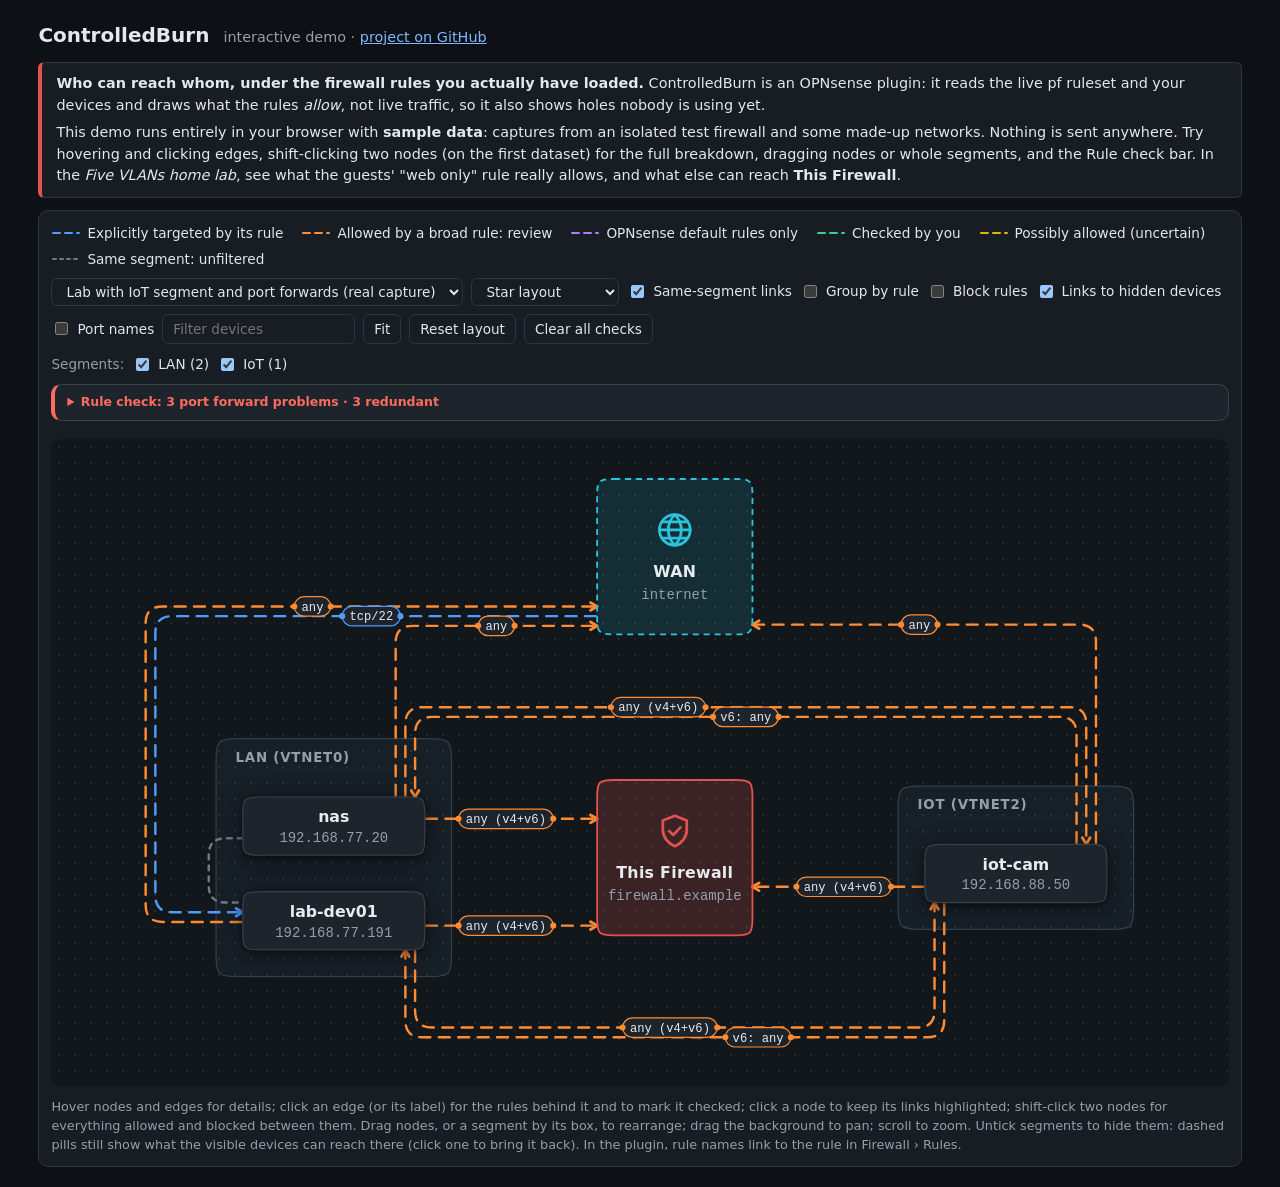
<file: docs/index.html>
<!doctype html>
<html lang="en"><head><meta charset="utf-8">
<title>ControlledBurn</title>
<meta http-equiv="refresh" content="0; url=demo/">
<link rel="canonical" href="demo/">
</head><body style="background:#0d1115;color:#e3e8ec;font-family:system-ui,sans-serif">
<p><a href="demo/" style="color:#7fb6ff">ControlledBurn interactive demo</a></p>
</body></html>
</file>
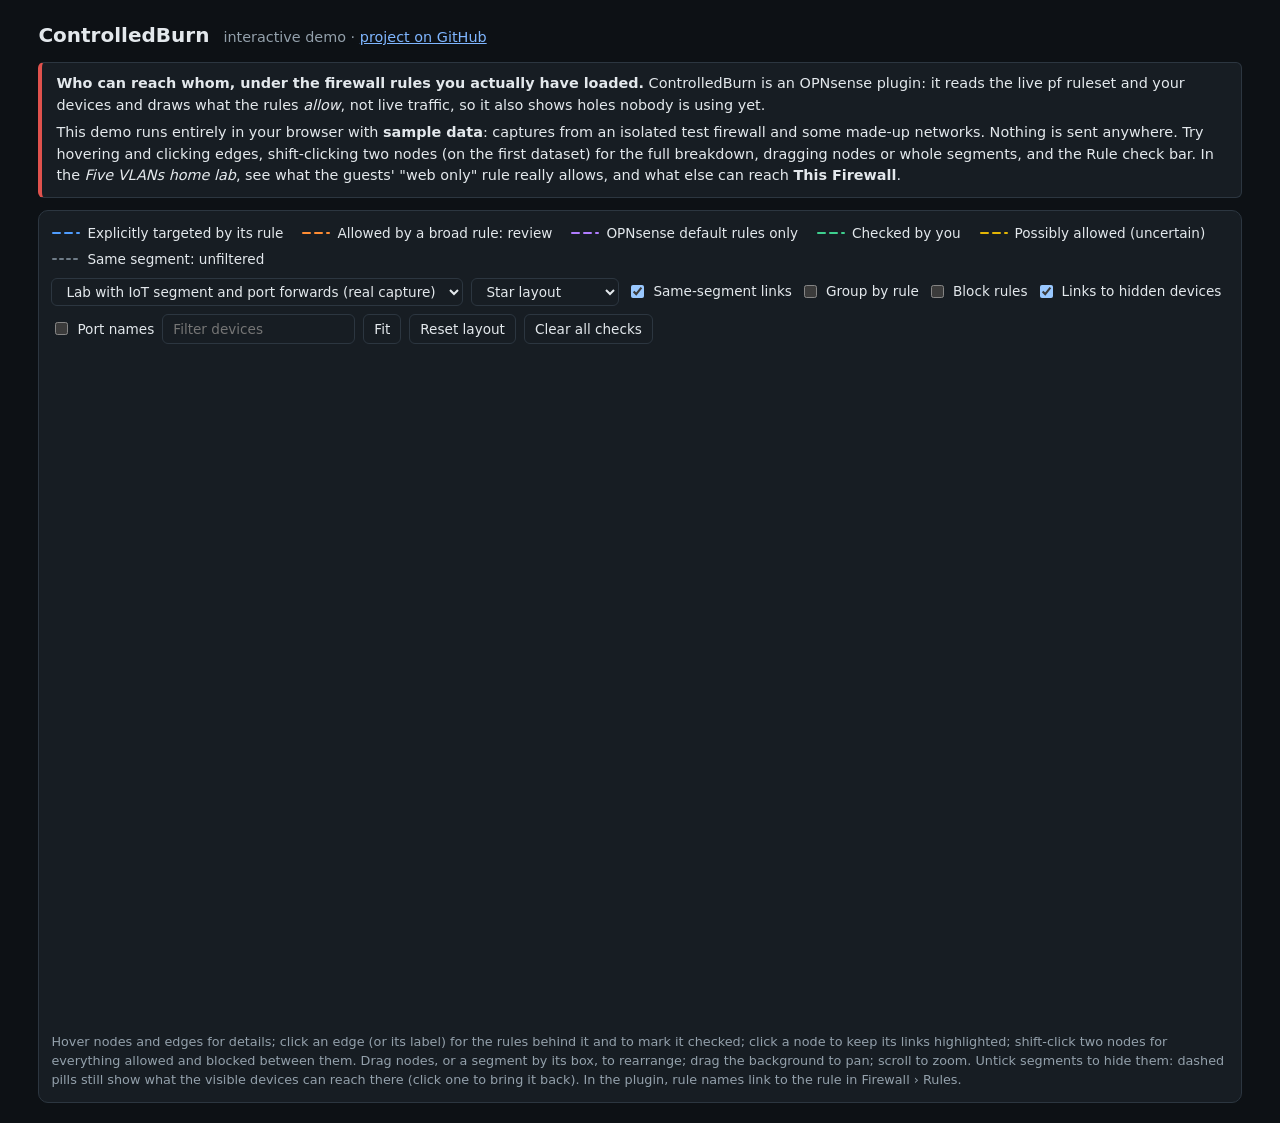
<file: docs/demo/template.html>
<!doctype html>
<!--
  ControlledBurn interactive demo. Template for scripts/build_demo.py, which
  fills in the plugin's own topology.css / topology.js and the sample data
  and writes docs/demo/index.html. Edit this file, not index.html.
-->
<html lang="en"><head><meta charset="utf-8"><meta name="viewport" content="width=device-width, initial-scale=1">
<title>ControlledBurn demo</title>
<meta name="description" content="Interactive demo of ControlledBurn, an OPNsense plugin that maps who can reach whom under your firewall rules. Sample data, runs entirely in your browser.">
<style>
:root { --bg: #0d1115; --surface: #171d23; --fg: #e3e8ec; --muted: #93a0ab; --line: #2c3640; --accent: #e0524d; color-scheme: dark; }
body { margin: 0; background: var(--bg); color: var(--fg); font: 14px/1.5 system-ui, -apple-system, "Segoe UI", Roboto, sans-serif; padding: 20px max(16px, 3vw); }
.wrap { max-width: 1280px; margin: 0 auto; display: grid; gap: 12px; }
header { display: flex; flex-wrap: wrap; align-items: baseline; gap: 4px 14px; }
h1 { font-size: 1.25rem; margin: 0; }
.crumb { color: var(--muted); font-size: .9rem; }
a { color: #7fb6ff; }
.note { background: var(--surface); border: 1px solid var(--line); border-left: 4px solid var(--accent); padding: 10px 14px; font-size: .9rem; border-radius: 6px; }
.note p { margin: 0 0 .4em; }
.note p:last-child { margin: 0; }
.box { background: var(--surface); border: 1px solid var(--line); border-radius: 10px; padding: 12px; display: grid; gap: 10px; }
.bar { display: flex; flex-wrap: wrap; gap: 8px 18px; align-items: center; justify-content: space-between; font-size: .85rem; }
.legend { display: flex; flex-wrap: wrap; gap: 6px 18px; }
.legend span { display: inline-flex; align-items: center; gap: 6px; white-space: nowrap; }
.controls { display: flex; flex-wrap: wrap; gap: 8px; align-items: center; }
select, button, input[type=search] { font: inherit; font-size: .85rem; padding: 4px 10px; border: 1px solid var(--line); border-radius: 6px; background: var(--surface); color: var(--fg); }
select, button { cursor: pointer; }
select { max-width: 100%; }
label { display: inline-flex; gap: 6px; align-items: center; cursor: pointer; }
#cb-graph { height: min(72vh, 720px); border-radius: 10px; }
#cb-pick-hint { position: absolute; left: 12px; bottom: 12px; padding: 6px 10px; border-radius: 6px; background: #1d242c; color: #e6ebef; border: 1px solid var(--line); font-size: .85rem; }
.foot { color: var(--muted); font-size: .8rem; margin: 0; }
%%CSS%%
</style></head><body>
<div class="wrap">
  <header>
    <h1>ControlledBurn</h1>
    <span class="crumb">interactive demo &middot; <a href="https://github.com/haminatin/ControlledBurn">project on GitHub</a></span>
  </header>
  <div class="note">
    <p><b>Who can reach whom, under the firewall rules you actually have loaded.</b>
    ControlledBurn is an OPNsense plugin: it reads the live pf ruleset and your devices and draws what the rules
    <i>allow</i>, not live traffic, so it also shows holes nobody is using yet.</p>
    <p>This demo runs entirely in your browser with <b>sample data</b>: captures from an isolated test firewall and some
    made-up networks. Nothing is sent anywhere. Try hovering and clicking edges, shift-clicking two nodes
    (on the first dataset) for the full breakdown, dragging nodes or whole segments, and the Rule check bar.
    In the <i>Five VLANs home lab</i>, see what the guests' "web only" rule really allows, and what else can reach
    <b>This Firewall</b>.</p>
  </div>
  <div class="box">
    <div class="bar">
      <div class="legend">
        <span><svg width="30" height="6"><line x1="2" y1="3" x2="28" y2="3" stroke="#4f9dff" stroke-width="2" stroke-linecap="round" stroke-dasharray="7 5"/></svg>Explicitly targeted by its rule</span>
        <span><svg width="30" height="6"><line x1="2" y1="3" x2="28" y2="3" stroke="#ff8c33" stroke-width="2" stroke-linecap="round" stroke-dasharray="7 5"/></svg>Allowed by a broad rule: review</span>
        <span><svg width="30" height="6"><line x1="2" y1="3" x2="28" y2="3" stroke="#b07cff" stroke-width="2" stroke-linecap="round" stroke-dasharray="7 5"/></svg>OPNsense default rules only</span>
        <span><svg width="30" height="6"><line x1="2" y1="3" x2="28" y2="3" stroke="#3ecf8e" stroke-width="2" stroke-linecap="round" stroke-dasharray="7 5"/></svg>Checked by you</span>
        <span><svg width="30" height="6"><line x1="2" y1="3" x2="28" y2="3" stroke="#e3b505" stroke-width="2" stroke-linecap="round" stroke-dasharray="7 5"/></svg>Possibly allowed (uncertain)</span>
        <span><svg width="30" height="6"><line x1="2" y1="3" x2="28" y2="3" stroke="#6f7c88" stroke-width="2" stroke-linecap="round" stroke-dasharray="3 4"/></svg>Same segment: unfiltered</span>
      </div>
      <div class="controls">
        <select id="cb-dataset" aria-label="Sample network">
          <option value="port-forwards">Lab with IoT segment and port forwards (real capture)</option>
          <option value="testlab">Single LAN with test rules (real capture)</option>
          <option value="iot-mistake">IoT allow-all mistake: 1. the mistake</option>
          <option value="iot-naive">IoT allow-all mistake: 2. naive fix</option>
          <option value="iot-fixed">IoT allow-all mistake: 3. proper fix</option>
          <option value="ipv6-bypass">IPv6 bypassing the IPv4 policy</option>
          <option value="three-segments">LAN / IoT / Servers (made up)</option>
          <option value="five-vlans">Five VLANs home lab (made up)</option>
        </select>
        <select id="cb-layout" aria-label="Layout"><option value="star">Star layout</option><option value="columns">Columns layout</option></select>
        <label for="cb-show-unfiltered" title="Grey links between devices on the same network segment. That traffic never passes through the firewall, so no rule can block it."><input type="checkbox" id="cb-show-unfiltered" checked> Same-segment links</label>
        <label for="cb-group-rule" title="Merge the edges that one rule produces entirely into a hub for that rule. A rule gets a hub when it produces at least 3 such edges and the hub draws fewer lines than the edges it replaces, or when it produces 6 or more from or to a single node (one device, or one hidden segment); otherwise its edges stay individual. Edges that several rules allow always stay individual."><input type="checkbox" id="cb-group-rule"> Group by rule</label>
        <label for="cb-show-blocks" title="Show a red pill for each block rule you wrote that actually blocks something, with a line from each device it blocks. The card lists the blocked ports per pair and what the rest of the pair still allows. The automatic blocks OPNsense adds and the default deny are not shown, nor are block rules that never apply (see the Rule check)."><input type="checkbox" id="cb-show-blocks"> Block rules</label>
        <label for="cb-hidden-links" title="When segments are hidden, still show what visible devices can reach among them"><input type="checkbox" id="cb-hidden-links" checked> Links to hidden devices</label>
        <label for="cb-port-names" title="Show service names instead of port numbers on edge tags and cards (tcp/ssh instead of tcp/22). Names come from a built-in list of common services; other ports stay as numbers."><input type="checkbox" id="cb-port-names"> Port names</label>
        <input id="cb-filter-query" type="search" placeholder="Filter devices" aria-label="Filter devices">
        <button id="cb-fit" type="button">Fit</button>
        <button id="cb-reset-layout" type="button">Reset layout</button>
        <button id="cb-clear-checks" type="button">Clear all checks</button>
      </div>
    </div>
    <div id="cb-filter-segments" class="controls" style="font-size:.85rem"></div>
    <div id="cb-findings"></div>
    <div style="position:relative">
      <div id="cb-graph"></div>
      <div id="cb-breakdown" class="cb-breakdown" data-theme="dark" hidden></div>
      <div id="cb-pick-hint" hidden></div>
    </div>
    <p class="foot">Hover nodes and edges for details; click an edge (or its label) for the rules behind it and to mark it checked;
      click a node to keep its links highlighted; shift-click two nodes for everything allowed and blocked between them.
      Drag nodes, or a segment by its box, to rearrange; drag the background to pan; scroll to zoom.
      Untick segments to hide them: dashed pills still show what the visible devices can reach there (click one to bring it back).
      In the plugin, rule names link to the rule in Firewall &rsaquo; Rules.</p>
  </div>
</div>
<script>
%%JS%%</script>
<script>
(function () {
  var data = %%DATA%%;
  // precomputed full breakdowns (the plugin computes these on demand)
  var pairData = %%PAIRS%%;
  var reviews = {};      // checks, in memory only
  var snapshots = {};
  var positions = {};    // dataset -> layout -> node positions, in memory only
  Object.keys(data).forEach(function (k) { reviews[k] = {}; snapshots[k] = {}; positions[k] = {}; });
  // a seeded example: dtest -> This Firewall was checked before an imagined
  // rule change, so it shows as "changed since checked"
  reviews.testlab['f:device:192.168.77.42>firewall'] = 'deadbeef';
  snapshots.testlab['f:device:192.168.77.42>firewall'] = 'tcp 22, 80, 443 — anti-lockout rule\nudp 67 — allow access to DHCP server';

  var filter = { query: '', hiddenSegments: [] };
  var handle = null;
  var pickFrom = null;
  var $ = function (id) { return document.getElementById(id); };
  // in the plugin these open Firewall > Rules at the rule; inert here
  var ruleLink = function (label) { return /^[0-9a-f]{8}-/.test(label) ? '#rule-' + label : null; };

  function nodeName(ds, id) {
    var n = data[ds].nodes.find(function (x) { return x.id === id; });
    return n ? n.label.split('\n')[0] : id;
  }
  function openBreakdown(ds, src, dst) {
    $('cb-pick-hint').hidden = true;
    pickFrom = null;
    var resp = (pairData[ds] || {})[src + '>' + dst]
      || { status: 'failed', src: src, dst: dst, error_msg: 'in this demo the full breakdown is only included for the first sample network; the plugin computes it for any pair' };
    ControlledBurn.renderBreakdown($('cb-breakdown'), resp, {
      nodes: data[ds].nodes.map(function (n) { return { id: n.id, name: n.label.split('\n')[0] }; }),
      nodeName: function (id) { return nodeName(ds, id); },
      ruleLink: ruleLink,
      onChange: function (a, b) { openBreakdown(ds, a, b); }
    });
  }
  function pickNode(ds, id) {
    if (pickFrom === null || pickFrom === id) {
      pickFrom = id;
      $('cb-pick-hint').textContent = nodeName(ds, id) + ' → shift-click a second node for the full breakdown';
      $('cb-pick-hint').hidden = false;
      return;
    }
    openBreakdown(ds, pickFrom, id);
  }
  function renderSegments(ds) {
    var host = $('cb-filter-segments');
    host.textContent = '';
    var segs = ControlledBurn.segmentsOf(data[ds]);
    if (segs.length < 2) { return; }
    var lead = document.createElement('span');
    lead.textContent = 'Segments:';
    lead.style.color = 'var(--muted)';
    host.appendChild(lead);
    segs.forEach(function (seg) {
      var label = document.createElement('label');
      var box = document.createElement('input');
      box.type = 'checkbox';
      box.checked = filter.hiddenSegments.indexOf(seg.id) < 0;
      box.addEventListener('change', function () {
        filter.hiddenSegments = filter.hiddenSegments.filter(function (id) { return id !== seg.id; });
        if (!box.checked) { filter.hiddenSegments.push(seg.id); }
        draw();
      });
      label.appendChild(box);
      label.appendChild(document.createTextNode(' ' + seg.label + ' (' + seg.count + ')'));
      host.appendChild(label);
    });
  }
  function showSegment(seg) {
    filter.hiddenSegments = filter.hiddenSegments.filter(function (id) { return id !== seg; });
    filter.query = '';
    $('cb-filter-query').value = '';
    draw();
  }
  function draw() {
    if (handle) { handle.destroy(); handle = null; }
    var ds = $('cb-dataset').value;
    renderSegments(ds);
    var lay = $('cb-layout').value;
    var findings = null;
    positions[ds][lay] = positions[ds][lay] || {};
    function renderRuleCheck() {
      return ControlledBurn.renderFindings($('cb-findings'), data[ds], {
        stale: handle ? handle.staleChecks() : [],
        ruleLink: ruleLink,
        onHover: function (target) { if (handle) { handle.preview(target); } },
        onSelect: function (target) { if (handle) { handle.togglePin(target); } }
      });
    }
    handle = ControlledBurn.render($('cb-graph'), data[ds], {
      filter: filter,
      layout: lay,
      portNames: $('cb-port-names').checked,
      positions: positions[ds][lay],
      snapshots: snapshots[ds],
      reviews: reviews[ds],
      onMove: function (centres) { Object.assign(positions[ds][lay], centres); },
      onReview: function () { findings = renderRuleCheck(); },
      showUnfiltered: $('cb-show-unfiltered').checked,
      hiddenLinks: $('cb-hidden-links').checked,
      groupByRule: $('cb-group-rule').checked,
      showBlocks: $('cb-show-blocks').checked,
      onShowSegment: showSegment,
      ruleLink: ruleLink,
      onPinChange: function (key) { if (findings) { findings.setPinned(key); } },
      onBreakdown: function (a, b) { openBreakdown(ds, a, b); },
      onPairPick: function (id) { pickNode(ds, id); }
    });
    findings = renderRuleCheck();
  }
  ['cb-layout', 'cb-show-unfiltered', 'cb-hidden-links', 'cb-group-rule', 'cb-show-blocks', 'cb-port-names'].forEach(function (id) {
    $(id).addEventListener('change', draw);
  });
  // a new network starts with nothing hidden
  $('cb-dataset').addEventListener('change', function () { filter.hiddenSegments = []; draw(); });
  $('cb-fit').addEventListener('click', function () { if (handle) { handle.fit(); } });
  var qt = null;
  $('cb-filter-query').addEventListener('input', function (e) {
    clearTimeout(qt);
    qt = setTimeout(function () { filter.query = e.target.value; draw(); }, 200);
  });
  $('cb-reset-layout').addEventListener('click', function () {
    if (window.confirm('Move every node back to its default position?')) {
      positions[$('cb-dataset').value][$('cb-layout').value] = {};
      draw();
    }
  });
  $('cb-clear-checks').addEventListener('click', function () {
    var ds = $('cb-dataset').value;
    if (window.confirm(Object.keys(reviews[ds]).length + ' checked edge(s) will go back to unchecked.')) {
      reviews[ds] = {};
      snapshots[ds] = {};
      draw();
    }
  });
  draw();
})();
</script>
</body></html>
</file>
